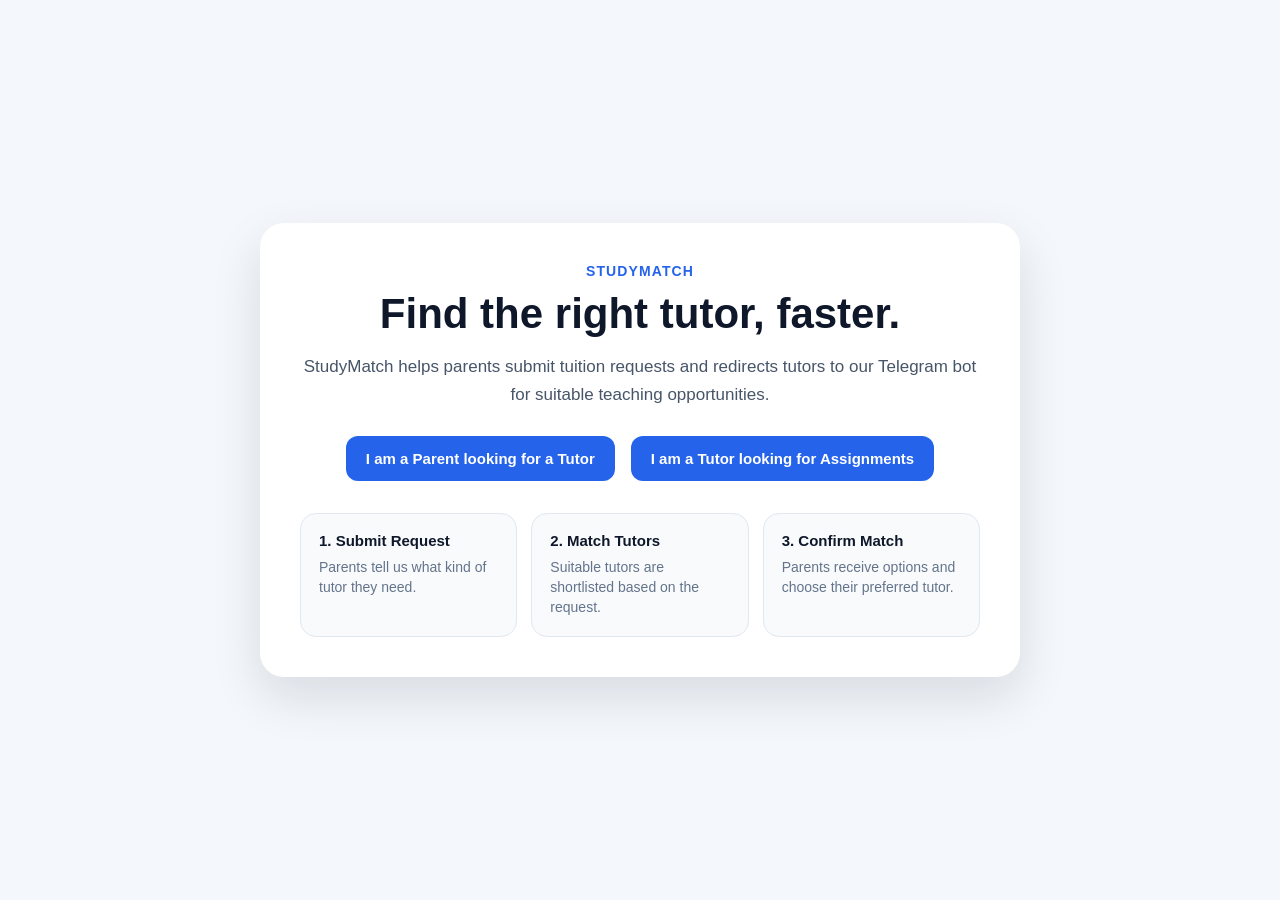
<file: index.html>
<!DOCTYPE html>
<html lang="en">
<head>
  <meta charset="UTF-8" />
  <meta name="viewport" content="width=device-width, initial-scale=1.0" />
  <title>StudyMatch | Tutor Matching Platform</title>
  <link rel="stylesheet" href="css/style.css" />
</head>
<body>
  <main class="page-wrapper">
    <section class="hero-card">
      <p class="eyebrow">StudyMatch</p>

      <h1>Find the right tutor, faster.</h1>

      <p class="hero-text">
        StudyMatch helps parents submit tuition requests and redirects tutors
        to our Telegram bot for suitable teaching opportunities.
      </p>

      <div class="button-group">
        <a href="parent-request.html" class="btn btn-primary">
          I am a Parent looking for a Tutor
        </a>

        <a 
          href="https://t.me/htlctestbot" 
          class="btn btn-primary"
          target="_blank"
          rel="noopener"
        >
          I am a Tutor looking for Assignments
        </a>
      </div>

      <div class="mini-flow">
        <div>
          <strong>1. Submit Request</strong>
          <span>Parents tell us what kind of tutor they need.</span>
        </div>

        <div>
          <strong>2. Match Tutors</strong>
          <span>Suitable tutors are shortlisted based on the request.</span>
        </div>

        <div>
          <strong>3. Confirm Match</strong>
          <span>Parents receive options and choose their preferred tutor.</span>
        </div>
      </div>
    </section>
  </main>
</body>
</html>
</file>
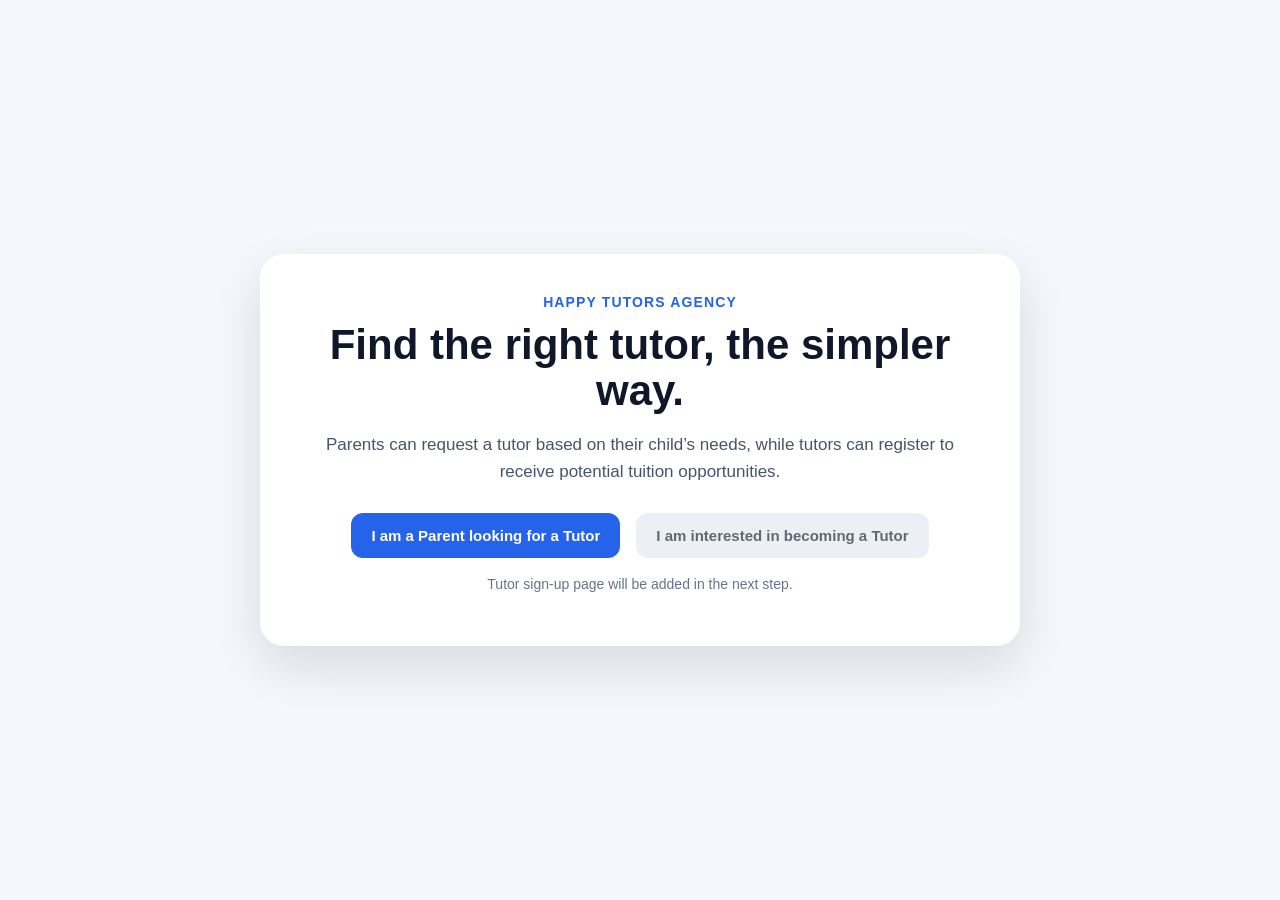
<file: index .html>
<!DOCTYPE html>
<html lang="en">
<head>
  <meta charset="UTF-8" />
  <meta name="viewport" content="width=device-width, initial-scale=1.0" />
  <title>Happy Tutors Agency</title>
  <link rel="stylesheet" href="css/style.css" />
</head>
<body>
  <main class="page-wrapper">
    <section class="hero-card">
      <p class="eyebrow">Happy Tutors Agency</p>

      <h1>Find the right tutor, the simpler way.</h1>

      <p class="hero-text">
        Parents can request a tutor based on their child’s needs, while tutors can register
        to receive potential tuition opportunities.
      </p>

      <div class="button-group">
        <a href="parent-request.html" class="btn btn-primary">
          I am a Parent looking for a Tutor
        </a>

        <a href="#" class="btn btn-secondary disabled-link">
          I am interested in becoming a Tutor
        </a>
      </div>

      <p class="small-note">
        Tutor sign-up page will be added in the next step.
      </p>
    </section>
  </main>
</body>
</html>
</file>
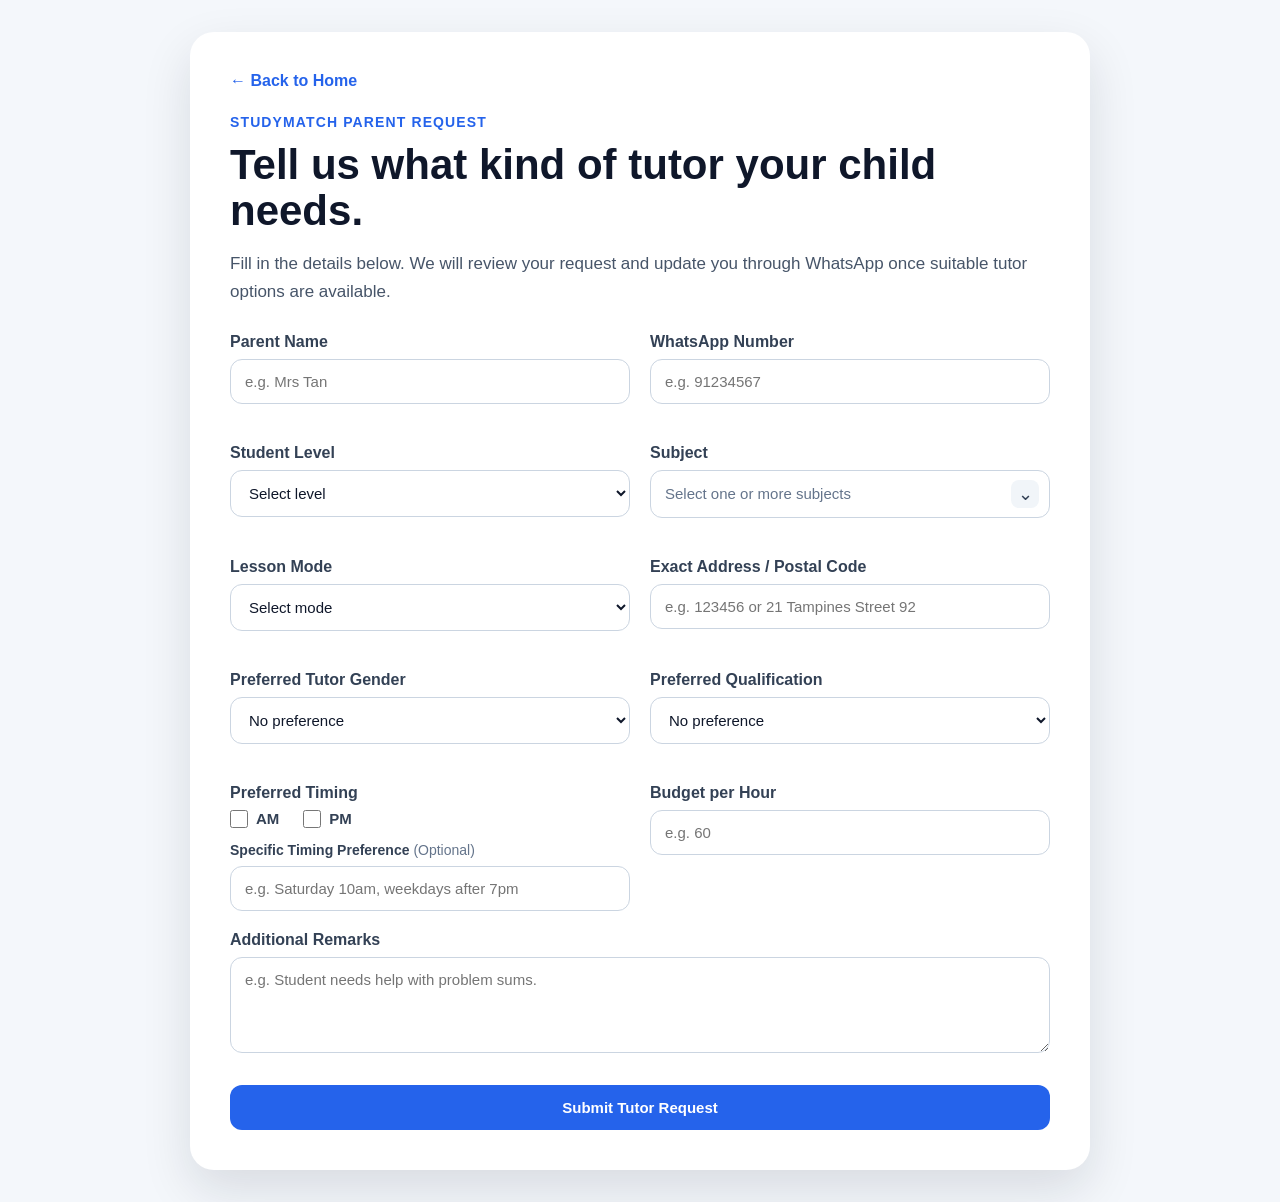
<file: parent-request.html>
<!DOCTYPE html>
<html lang="en">
<head>
  <meta charset="UTF-8" />
  <meta name="viewport" content="width=device-width, initial-scale=1.0" />
  <title>StudyMatch | Parent Tutor Request</title>
  <link rel="stylesheet" href="css/style.css" />
</head>
<body>
  <main class="page-wrapper">
    <section class="form-card">
      <a href="./index.html" class="back-link">← Back to Home</a>

      <p class="eyebrow">StudyMatch Parent Request</p>
      <h1>Tell us what kind of tutor your child needs.</h1>

      <p class="hero-text">
        Fill in the details below. We will review your request and update you through
        WhatsApp once suitable tutor options are available.
      </p>

      <form id="parentRequestForm">
        <div class="form-grid">
          <div class="form-group">
            <label for="parentName">Parent Name</label>
            <input type="text" id="parentName" required placeholder="e.g. Mrs Tan" />
          </div>

          <div class="form-group">
            <label for="whatsappNumber">WhatsApp Number</label>
            <input type="tel" id="whatsappNumber" required placeholder="e.g. 91234567" />
          </div>

          <div class="form-group">
            <label for="studentLevel">Student Level</label>
            <select id="studentLevel" required>
              <option value="">Select level</option>
              <option>Primary 1</option>
              <option>Primary 2</option>
              <option>Primary 3</option>
              <option>Primary 4</option>
              <option>Primary 5</option>
              <option>Primary 6</option>
              <option>Secondary 1</option>
              <option>Secondary 2</option>
              <option>Secondary 3</option>
              <option>Secondary 4</option>
              <option>Secondary 5</option>
              <option>JC 1</option>
              <option>JC 2</option>
            </select>
          </div>

          <div class="form-group">
            <label>Subject</label>

            <div class="tag-select-wrapper" data-input-id="subjects">
              <div class="tag-select-display">
                <div class="selected-tags" data-placeholder="Select one or more subjects"></div>
                <button type="button" class="tag-select-toggle">⌄</button>
              </div>

              <div class="tag-select-menu hidden">
                <input type="text" class="tag-search" placeholder="Search subjects..." />

                <div class="tag-option-group">Primary School</div>
                <button type="button" class="tag-option" data-value="Primary English">Primary English</button>
                <button type="button" class="tag-option" data-value="Primary Mathematics">Primary Mathematics</button>
                <button type="button" class="tag-option" data-value="Primary Science">Primary Science</button>
                <button type="button" class="tag-option" data-value="Primary Chinese">Primary Chinese</button>
                <button type="button" class="tag-option" data-value="Primary Malay">Primary Malay</button>
                <button type="button" class="tag-option" data-value="Primary Tamil">Primary Tamil</button>
                <button type="button" class="tag-option" data-value="Primary Higher Chinese">Primary Higher Chinese</button>
                <button type="button" class="tag-option" data-value="Primary Higher Malay">Primary Higher Malay</button>
                <button type="button" class="tag-option" data-value="Primary Higher Tamil">Primary Higher Tamil</button>

                <div class="tag-option-group">Secondary School - Core Subjects</div>
                <button type="button" class="tag-option" data-value="Secondary English">Secondary English</button>
                <button type="button" class="tag-option" data-value="Secondary Mathematics">Secondary Mathematics</button>
                <button type="button" class="tag-option" data-value="Secondary Additional Mathematics">Secondary Additional Mathematics</button>
                <button type="button" class="tag-option" data-value="Secondary Science">Secondary Science</button>
                <button type="button" class="tag-option" data-value="Secondary Chinese">Secondary Chinese</button>
                <button type="button" class="tag-option" data-value="Secondary Malay">Secondary Malay</button>
                <button type="button" class="tag-option" data-value="Secondary Tamil">Secondary Tamil</button>
                <button type="button" class="tag-option" data-value="Secondary Higher Chinese">Secondary Higher Chinese</button>
                <button type="button" class="tag-option" data-value="Secondary Higher Malay">Secondary Higher Malay</button>
                <button type="button" class="tag-option" data-value="Secondary Higher Tamil">Secondary Higher Tamil</button>
                <button type="button" class="tag-option" data-value="Secondary Literature">Secondary Literature</button>
                <button type="button" class="tag-option" data-value="Secondary History">Secondary History</button>
                <button type="button" class="tag-option" data-value="Secondary Geography">Secondary Geography</button>
                <button type="button" class="tag-option" data-value="Secondary Social Studies">Secondary Social Studies</button>

                <div class="tag-option-group">Secondary School - Sciences</div>
                <button type="button" class="tag-option" data-value="Secondary Biology">Secondary Biology</button>
                <button type="button" class="tag-option" data-value="Secondary Chemistry">Secondary Chemistry</button>
                <button type="button" class="tag-option" data-value="Secondary Physics">Secondary Physics</button>
                <button type="button" class="tag-option" data-value="Secondary Combined Science (Bio/Chem)">Secondary Combined Science (Bio/Chem)</button>
                <button type="button" class="tag-option" data-value="Secondary Combined Science (Chem/Physics)">Secondary Combined Science (Chem/Physics)</button>
                <button type="button" class="tag-option" data-value="Secondary Combined Science (Physics/Bio)">Secondary Combined Science (Physics/Bio)</button>

                <div class="tag-option-group">Secondary School - Other Subjects</div>
                <button type="button" class="tag-option" data-value="Principles of Accounts (POA)">Principles of Accounts (POA)</button>
                <button type="button" class="tag-option" data-value="Design and Technology (D&T)">Design and Technology (D&T)</button>
                <button type="button" class="tag-option" data-value="Food and Consumer Education (FCE)">Food and Consumer Education (FCE)</button>
                <button type="button" class="tag-option" data-value="Art">Art</button>
                <button type="button" class="tag-option" data-value="Music">Music</button>

                <div class="tag-option-group">Junior College / A-Level</div>
                <button type="button" class="tag-option" data-value="JC General Paper (GP)">JC General Paper (GP)</button>
                <button type="button" class="tag-option" data-value="JC Project Work">JC Project Work</button>
                <button type="button" class="tag-option" data-value="JC H1 Mathematics">JC H1 Mathematics</button>
                <button type="button" class="tag-option" data-value="JC H2 Mathematics">JC H2 Mathematics</button>
                <button type="button" class="tag-option" data-value="JC Further Mathematics">JC Further Mathematics</button>
                <button type="button" class="tag-option" data-value="JC H1 Biology">JC H1 Biology</button>
                <button type="button" class="tag-option" data-value="JC H2 Biology">JC H2 Biology</button>
                <button type="button" class="tag-option" data-value="JC H1 Chemistry">JC H1 Chemistry</button>
                <button type="button" class="tag-option" data-value="JC H2 Chemistry">JC H2 Chemistry</button>
                <button type="button" class="tag-option" data-value="JC H1 Physics">JC H1 Physics</button>
                <button type="button" class="tag-option" data-value="JC H2 Physics">JC H2 Physics</button>
                <button type="button" class="tag-option" data-value="JC Economics">JC Economics</button>
                <button type="button" class="tag-option" data-value="JC Literature">JC Literature</button>
                <button type="button" class="tag-option" data-value="JC History">JC History</button>
                <button type="button" class="tag-option" data-value="JC Geography">JC Geography</button>
                <button type="button" class="tag-option" data-value="JC China Studies in English">JC China Studies in English</button>
                <button type="button" class="tag-option" data-value="JC Knowledge and Inquiry">JC Knowledge and Inquiry</button>

                <div class="tag-option-group">Others</div>
                <button type="button" class="tag-option" data-value="Phonics / Reading">Phonics / Reading</button>
                <button type="button" class="tag-option" data-value="Creative Writing">Creative Writing</button>
                <button type="button" class="tag-option" data-value="Study Skills / Exam Preparation">Study Skills / Exam Preparation</button>
                <button type="button" class="tag-option" data-value="Others">Others</button>
              </div>
            </div>

            <input type="hidden" id="subjects" required />
          </div>

          <div class="form-group">
            <label for="lessonMode">Lesson Mode</label>
            <select id="lessonMode" required>
              <option value="">Select mode</option>
              <option>Physical</option>
              <option>Online</option>
              <option>Either</option>
            </select>
          </div>

          <div class="form-group">
            <label for="area">Exact Address / Postal Code</label>
            <input 
             type="text" 
             id="area" 
             name="area" 
             placeholder="e.g. 123456 or 21 Tampines Street 92" 
             autocomplete="street-address"
             required
             >
          </div>

          <div class="form-group">
            <label for="preferredGender">Preferred Tutor Gender</label>
            <select id="preferredGender">
              <option>No preference</option>
              <option>Male</option>
              <option>Female</option>
            </select>
          </div>

          <div class="form-group">
            <label for="qualification">Preferred Qualification</label>
            <select id="qualification">
              <option>No preference</option>
              <option>Diploma and above</option>
              <option>Undergraduate and above</option>
              <option>Degree holder</option>
              <option>MOE / NIE-trained</option>
            </select>
          </div>

          <div class="form-group">
            <label>Preferred Timing</label>

            <div class="checkbox-group">
              <label class="checkbox-option">
                <input type="checkbox" name="preferredTimingPeriod" value="AM" />
                <span>AM</span>
              </label>

              <label class="checkbox-option">
                <input type="checkbox" name="preferredTimingPeriod" value="PM" />
                <span>PM</span>
              </label>
            </div>

            <label for="specificTiming" class="sub-label">
              Specific Timing Preference <span>(Optional)</span>
            </label>

            <input
              type="text"
              id="specificTiming"
              placeholder="e.g. Saturday 10am, weekdays after 7pm"
            />
          </div>

          <div class="form-group">
            <label for="budget">Budget per Hour</label>
        <input 
          type="text" 
          id="budget" 
          name="budget" 
          placeholder="e.g. 60" 
          required
        />
        </div>
        </div>

        <div class="form-group full-width">
          <label for="remarks">Additional Remarks</label>
          <textarea id="remarks" rows="4" placeholder="e.g. Student needs help with problem sums."></textarea>
        </div>

        <button type="submit" class="btn btn-primary full-button">
          Submit Tutor Request
        </button>
      </form>

      <div id="confirmationBox" class="confirmation-box hidden">
        <h2>Request Submitted Successfully</h2>
        <p id="confirmationText"></p>

        <h3>Generated Telegram Job Message</h3>
        <textarea id="telegramMessage" rows="12" readonly></textarea>

        <button id="copyTelegramMessage" class="btn btn-secondary full-button">
          Copy Telegram Message
        </button>
      </div>
    </section>
  </main>

  <script src="js/storage.js"></script>
  <script src="js/parent-request.js"></script>
</body>
</html>
</file>
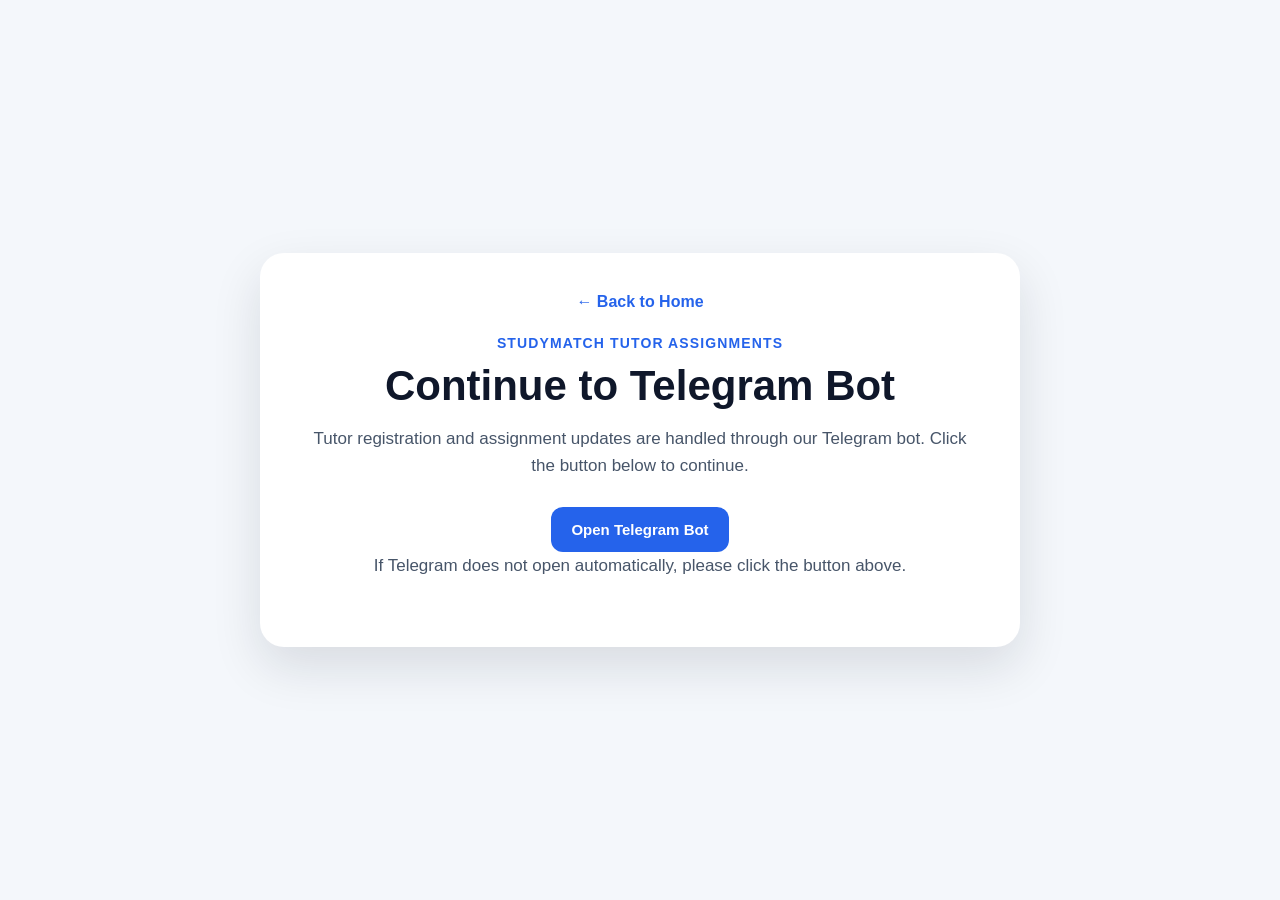
<file: tutor-signup.html>
<!DOCTYPE html>
<html lang="en">
<head>
  <meta charset="UTF-8" />
  <meta name="viewport" content="width=device-width, initial-scale=1.0" />
  <title>StudyMatch | Tutor Assignments</title>
  <link rel="stylesheet" href="css/style.css" />
</head>
<body>
  <main class="page-wrapper">
    <section class="hero-card">
      <a href="./index.html" class="back-link">← Back to Home</a>

      <p class="eyebrow">StudyMatch Tutor Assignments</p>

      <h1>Continue to Telegram Bot</h1>

      <p class="hero-text">
        Tutor registration and assignment updates are handled through our Telegram bot.
        Click the button below to continue.
      </p>

      <div class="button-group">
        <a 
          href="https://t.me/htlctestbot" 
          class="btn btn-primary"
          target="_blank"
          rel="noopener"
        >
          Open Telegram Bot
        </a>
      </div>

      <p class="hero-text">
        If Telegram does not open automatically, please click the button above.
      </p>
    </section>
  </main>

  <script>
    setTimeout(function () {
      window.location.href = "https://t.me/htlctestbot";
    }, 1000);
  </script>
</body>
</html>
</file>
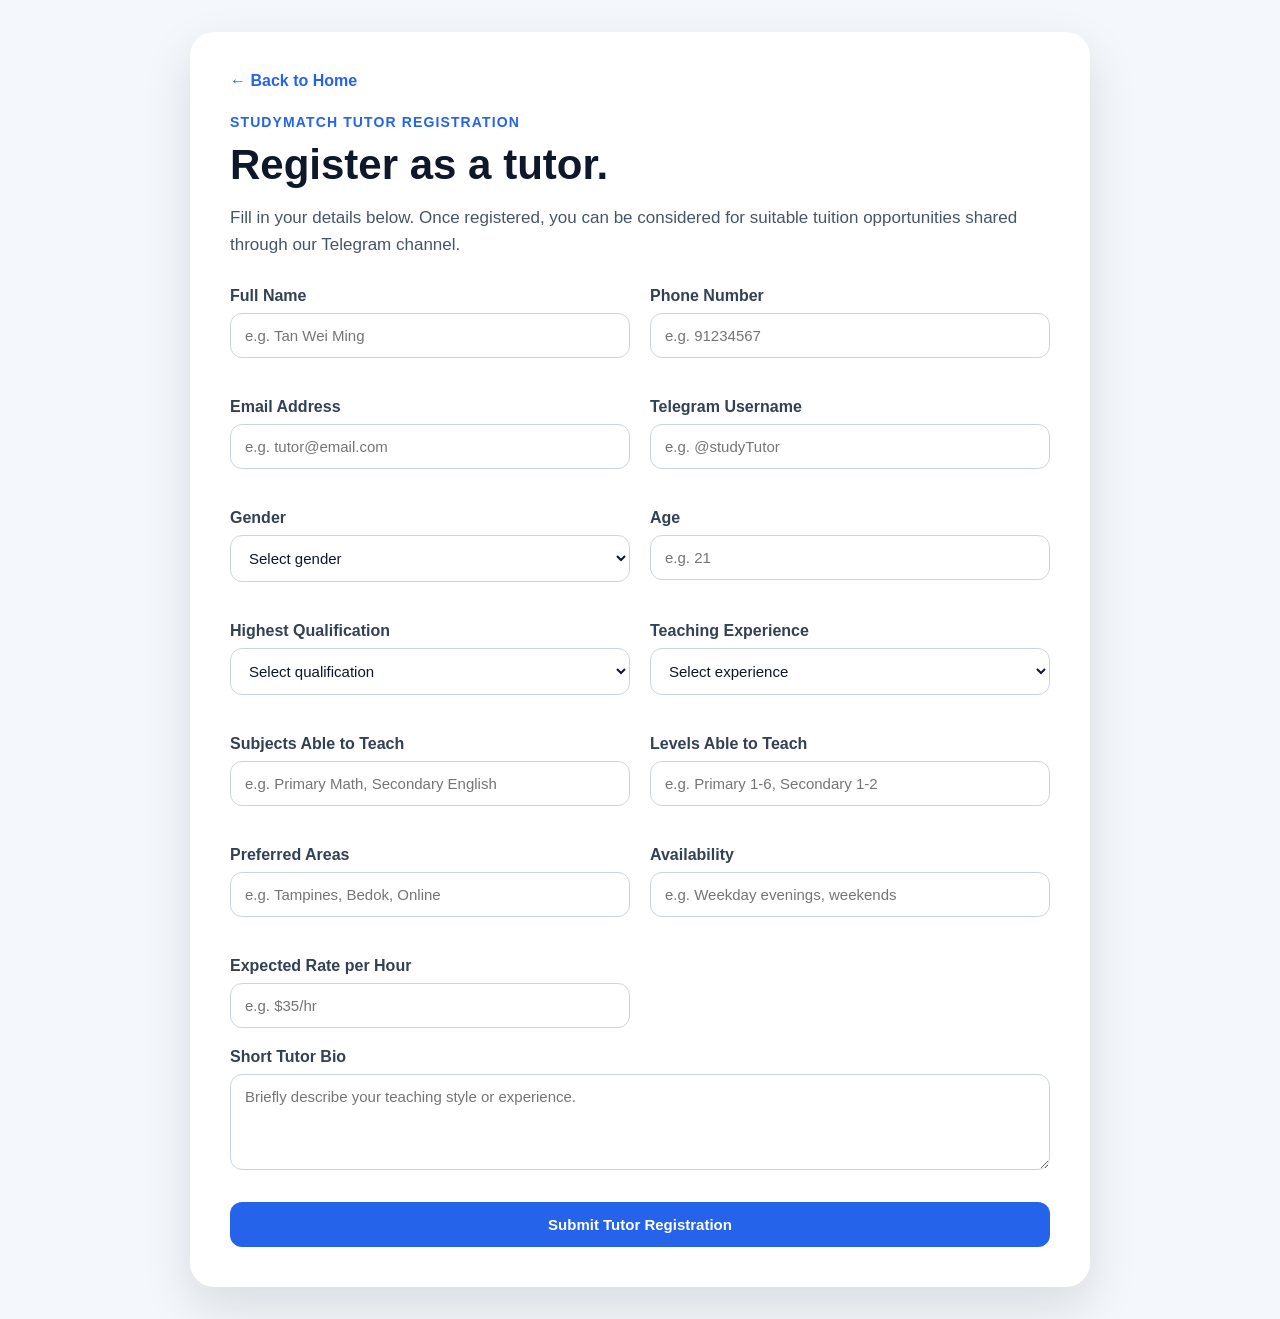
<file: tutor_signup.html>
<!DOCTYPE html>
<html lang="en">
<head>
  <meta charset="UTF-8" />
  <meta name="viewport" content="width=device-width, initial-scale=1.0" />
  <title>StudyMatch | Tutor Sign-Up</title>
  <link rel="stylesheet" href="css/style.css" />
</head>
<body>
  <main class="page-wrapper">
    <section class="form-card">
      <a href="./index.html" class="back-link">← Back to Home</a>

      <p class="eyebrow">StudyMatch Tutor Registration</p>
      <h1>Register as a tutor.</h1>

      <p class="hero-text">
        Fill in your details below. Once registered, you can be considered for suitable
        tuition opportunities shared through our Telegram channel.
      </p>

      <form id="tutorSignupForm">
        <div class="form-grid">
          <div class="form-group">
            <label for="fullName">Full Name</label>
            <input type="text" id="fullName" required placeholder="e.g. Tan Wei Ming" />
          </div>

          <div class="form-group">
            <label for="phoneNumber">Phone Number</label>
            <input type="tel" id="phoneNumber" required placeholder="e.g. 91234567" />
          </div>

          <div class="form-group">
            <label for="email">Email Address</label>
            <input type="email" id="email" required placeholder="e.g. tutor@email.com" />
          </div>

          <div class="form-group">
            <label for="telegramUsername">Telegram Username</label>
            <input type="text" id="telegramUsername" placeholder="e.g. @studyTutor" />
          </div>

          <div class="form-group">
            <label for="gender">Gender</label>
            <select id="gender" required>
              <option value="">Select gender</option>
              <option>Male</option>
              <option>Female</option>
              <option>Prefer not to say</option>
            </select>
          </div>

          <div class="form-group">
            <label for="age">Age</label>
            <input type="number" id="age" required min="16" placeholder="e.g. 21" />
          </div>

          <div class="form-group">
            <label for="qualification">Highest Qualification</label>
            <select id="qualification" required>
              <option value="">Select qualification</option>
              <option>O-Level</option>
              <option>A-Level</option>
              <option>Diploma</option>
              <option>Undergraduate</option>
              <option>Degree Holder</option>
              <option>MOE / NIE-trained</option>
              <option>Postgraduate</option>
            </select>
          </div>

          <div class="form-group">
            <label for="experience">Teaching Experience</label>
            <select id="experience" required>
              <option value="">Select experience</option>
              <option>No formal experience yet</option>
              <option>Less than 1 year</option>
              <option>1 - 2 years</option>
              <option>3 - 5 years</option>
              <option>More than 5 years</option>
            </select>
          </div>

          <div class="form-group">
            <label for="subjects">Subjects Able to Teach</label>
            <input type="text" id="subjects" required placeholder="e.g. Primary Math, Secondary English" />
          </div>

          <div class="form-group">
            <label for="levels">Levels Able to Teach</label>
            <input type="text" id="levels" required placeholder="e.g. Primary 1-6, Secondary 1-2" />
          </div>

          <div class="form-group">
            <label for="preferredAreas">Preferred Areas</label>
            <input type="text" id="preferredAreas" placeholder="e.g. Tampines, Bedok, Online" />
          </div>

          <div class="form-group">
            <label for="availability">Availability</label>
            <input type="text" id="availability" placeholder="e.g. Weekday evenings, weekends" />
          </div>

          <div class="form-group">
            <label for="expectedRate">Expected Rate per Hour</label>
            <input type="text" id="expectedRate" placeholder="e.g. $35/hr" />
          </div>
        </div>

        <div class="form-group full-width">
          <label for="shortBio">Short Tutor Bio</label>
          <textarea id="shortBio" rows="4" placeholder="Briefly describe your teaching style or experience."></textarea>
        </div>

        <button type="submit" class="btn btn-primary full-button">
          Submit Tutor Registration
        </button>
      </form>

      <div id="tutorConfirmationBox" class="confirmation-box hidden">
        <h2>Registration Submitted Successfully</h2>
        <p id="tutorConfirmationText"></p>

        <h3>Next Step</h3>
        <p>
          Please join the Telegram channel to receive potential tuition opportunities.
        </p>

        <a href="#" class="btn btn-secondary full-button">
          Telegram Channel Link Coming Soon
        </a>
      </div>
    </section>
  </main>

  <script src="js/storage.js"></script>
  <script src="js/tutor-signup.js"></script>
</body>
</html>
</file>
<file: css/style.css>
* {
  box-sizing: border-box;
}

body {
  margin: 0;
  font-family: Arial, Helvetica, sans-serif;
  background: #f4f7fb;
  color: #1f2937;
}

.page-wrapper {
  min-height: 100vh;
  display: flex;
  justify-content: center;
  align-items: center;
  padding: 32px 16px;
}

.hero-card,
.form-card {
  width: 100%;
  max-width: 900px;
  background: #ffffff;
  border-radius: 24px;
  padding: 40px;
  box-shadow: 0 20px 50px rgba(15, 23, 42, 0.12);
}

.hero-card {
  max-width: 760px;
  text-align: center;
}

.eyebrow {
  margin: 0 0 12px;
  font-size: 14px;
  font-weight: 700;
  letter-spacing: 0.08em;
  text-transform: uppercase;
  color: #2563eb;
}

h1 {
  margin: 0 0 16px;
  font-size: 42px;
  line-height: 1.1;
  color: #0f172a;
}

h2 {
  margin-top: 0;
  color: #0f172a;
}

h3 {
  margin-top: 24px;
  color: #0f172a;
}

.hero-text {
  margin: 0 0 28px;
  font-size: 17px;
  line-height: 1.6;
  color: #475569;
}

.button-group {
  display: flex;
  gap: 16px;
  justify-content: center;
  flex-wrap: wrap;
}

.btn {
  display: inline-block;
  border: none;
  border-radius: 12px;
  padding: 14px 20px;
  font-size: 15px;
  font-weight: 700;
  text-decoration: none;
  cursor: pointer;
  transition: 0.2s ease;
}

.btn-primary {
  background: #2563eb;
  color: #ffffff;
}

.btn-primary:hover {
  background: #1d4ed8;
}

.btn-secondary {
  background: #e2e8f0;
  color: #0f172a;
}

.btn-secondary:hover {
  background: #cbd5e1;
}

.disabled-link {
  opacity: 0.65;
  pointer-events: none;
}

.small-note {
  margin-top: 18px;
  font-size: 14px;
  color: #64748b;
}

.back-link {
  display: inline-block;
  margin-bottom: 24px;
  color: #2563eb;
  font-weight: 700;
  text-decoration: none;
}

.form-grid {
  display: grid;
  grid-template-columns: repeat(2, 1fr);
  gap: 20px;
}

.form-grid > .form-group {
  min-width: 0;
}

.form-group {
  margin-bottom: 20px;
}

.full-width {
  width: 100%;
}

label {
  display: block;
  margin-bottom: 8px;
  font-weight: 700;
  color: #334155;
}

input,
select,
textarea {
  width: 100%;
  border: 1px solid #cbd5e1;
  border-radius: 12px;
  padding: 13px 14px;
  font-size: 15px;
  font-family: inherit;
  background: #ffffff;
  color: #0f172a;
}

input:focus,
select:focus,
textarea:focus {
  outline: none;
  border-color: #2563eb;
  box-shadow: 0 0 0 3px rgba(37, 99, 235, 0.15);
}

.full-button {
  width: 100%;
  margin-top: 8px;
}

.confirmation-box {
  margin-top: 32px;
  padding: 24px;
  border-radius: 18px;
  background: #eff6ff;
  border: 1px solid #bfdbfe;
}

.confirmation-box textarea {
  margin-top: 8px;
  resize: vertical;
  background: #ffffff;
}

.hidden {
  display: none;
}

.mini-flow {
  display: grid;
  grid-template-columns: repeat(3, 1fr);
  gap: 14px;
  margin-top: 32px;
  text-align: left;
}

.mini-flow div {
  background: #f8fafc;
  border: 1px solid #e2e8f0;
  border-radius: 16px;
  padding: 18px;
}

.mini-flow strong {
  display: block;
  margin-bottom: 8px;
  color: #0f172a;
  font-size: 15px;
}

.mini-flow span {
  display: block;
  color: #64748b;
  font-size: 14px;
  line-height: 1.45;
}

/* Clean checkbox layout for AM/PM timing */
.checkbox-group {
  display: flex;
  align-items: center;
  gap: 24px;
  margin-bottom: 14px;
}

.checkbox-option {
  display: inline-flex;
  align-items: center;
  gap: 8px;
  margin: 0;
  width: auto;
  font-weight: 700;
  color: #334155;
  cursor: pointer;
}

.checkbox-option input[type="checkbox"] {
  width: 18px;
  height: 18px;
  margin: 0;
  padding: 0;
  flex: 0 0 auto;
  accent-color: #2563eb;
  cursor: pointer;
}

.checkbox-option span {
  line-height: 1;
  font-size: 15px;
}

.sub-label {
  margin-top: 10px;
  font-size: 14px;
}

.sub-label span {
  color: #64748b;
  font-weight: 400;
}

/* Tag-style dropdowns for subjects and levels */
.tag-select-wrapper {
  position: relative;
  width: 100%;
  min-width: 0;
}

.tag-select-display {
  min-height: 48px;
  width: 100%;
  max-width: 100%;
  min-width: 0;
  border: 1px solid #cbd5e1;
  border-radius: 12px;
  padding: 8px 42px 8px 10px;
  background: #ffffff;
  display: flex;
  align-items: center;
  position: relative;
  cursor: pointer;
}

.tag-select-display:focus-within {
  border-color: #2563eb;
  box-shadow: 0 0 0 3px rgba(37, 99, 235, 0.15);
}

.selected-tags {
  display: flex;
  flex-wrap: wrap;
  gap: 6px;
  width: 100%;
  max-height: 78px;
  overflow-y: auto;
}

.selected-tags:empty::before {
  content: attr(data-placeholder);
  color: #64748b;
  font-size: 15px;
  padding-left: 4px;
}

.subject-tag {
  display: inline-flex;
  align-items: center;
  gap: 6px;
  background: #e0ecff;
  color: #1d4ed8;
  border: 1px solid #bfdbfe;
  border-radius: 999px;
  padding: 5px 9px;
  font-size: 13px;
  font-weight: 700;
  max-width: 100%;
}

.subject-tag button {
  border: none;
  background: transparent;
  color: #1d4ed8;
  font-size: 15px;
  font-weight: 900;
  cursor: pointer;
  line-height: 1;
  padding: 0;
}

.tag-select-toggle {
  position: absolute;
  right: 10px;
  top: 50%;
  transform: translateY(-50%);
  border: none;
  background: #f1f5f9;
  color: #334155;
  width: 28px;
  height: 28px;
  border-radius: 8px;
  cursor: pointer;
  font-size: 18px;
}

.tag-select-toggle:hover {
  background: #e2e8f0;
}

.tag-select-menu {
  position: absolute;
  top: calc(100% + 8px);
  left: 0;
  right: auto;
  z-index: 999;
  width: 100% !important;
  min-width: 0;
  max-width: 100%;
  max-height: 220px;
  overflow-y: auto;
  overflow-x: hidden;
  box-sizing: border-box;
  padding: 8px;
  border: 1px solid #cbd5e1;
  border-radius: 12px;
  background: #ffffff;
  box-shadow: 0 12px 28px rgba(15, 23, 42, 0.16);
}

.tag-search {
  width: 100%;
  box-sizing: border-box;
  margin-bottom: 8px;
  padding: 10px 12px;
  font-size: 14px;
}

.tag-option-group {
  padding: 8px 8px 4px;
  color: #2563eb;
  font-size: 12px;
  font-weight: 800;
  text-transform: uppercase;
  letter-spacing: 0.04em;
}

.tag-option {
  display: block;
  width: 100%;
  text-align: left;
  border: none;
  background: #ffffff;
  color: #0f172a;
  padding: 8px;
  border-radius: 8px;
  cursor: pointer;
  font-size: 14px;
  white-space: normal;
  overflow-wrap: anywhere;
}

.tag-option:hover {
  background: #eff6ff;
}

.tag-option.selected {
  background: #dbeafe;
  color: #1d4ed8;
  font-weight: 700;
}

@media (max-width: 720px) {
  .hero-card,
  .form-card {
    padding: 28px;
  }

  h1 {
    font-size: 32px;
  }

  .form-grid {
    grid-template-columns: 1fr;
  }

  .mini-flow {
    grid-template-columns: 1fr;
  }

  .tag-select-menu {
    max-height: 240px;
  }
}
</file>
